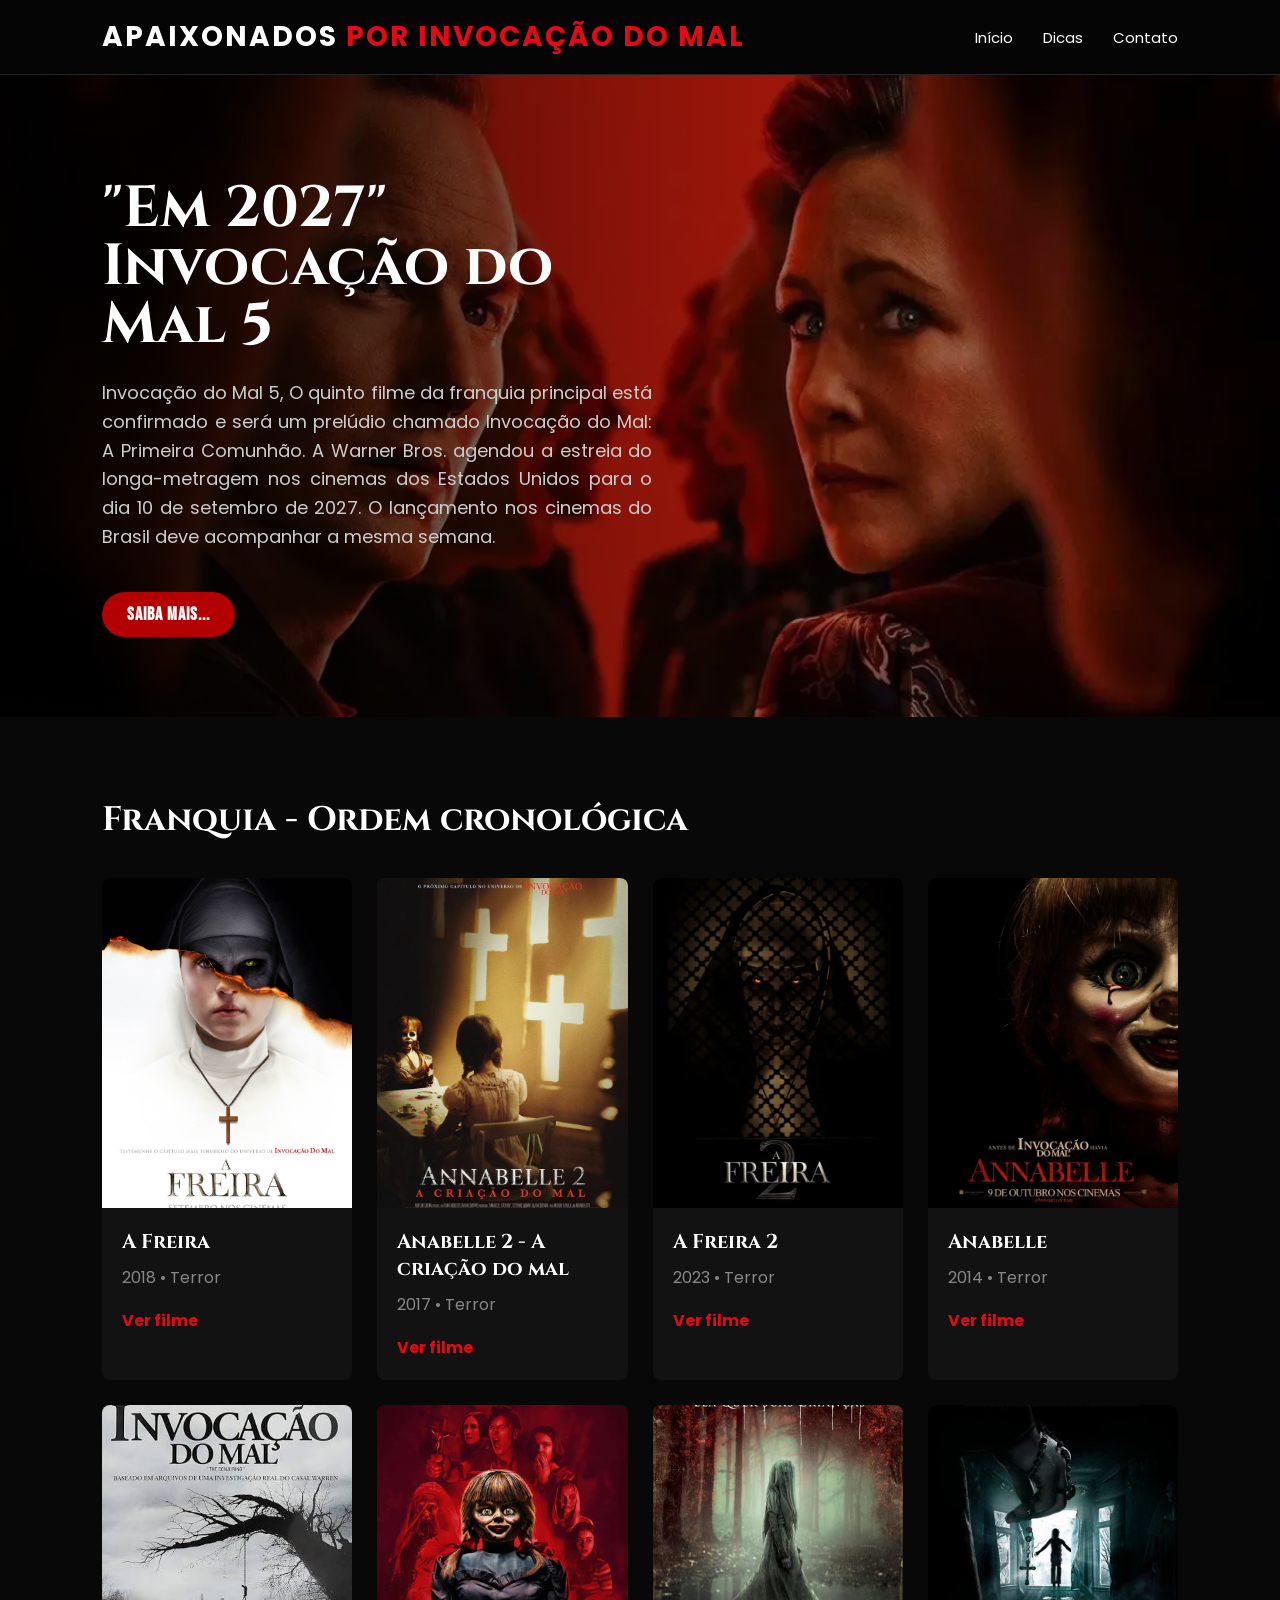
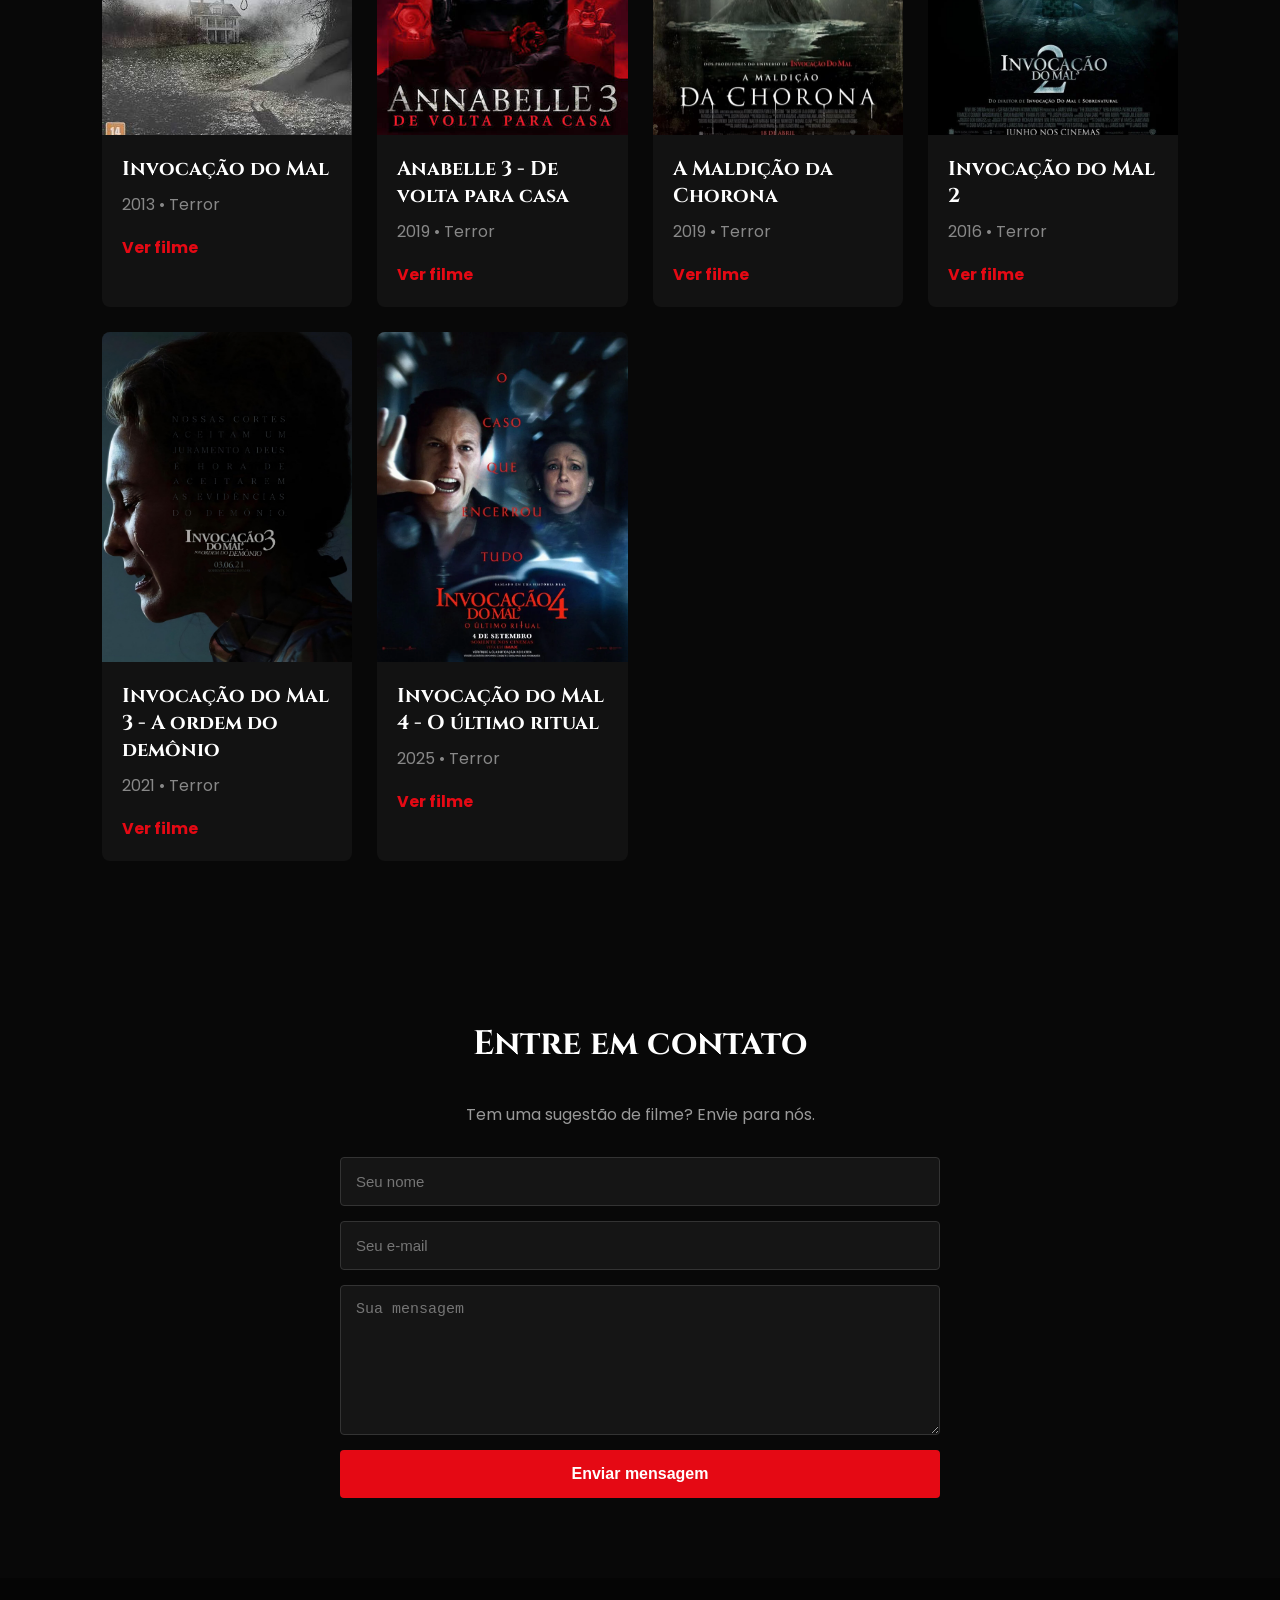
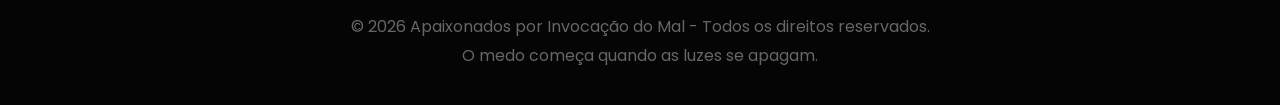
<file: meu-site-terror/index.html>
<!DOCTYPE html>
<html lang="pt-BR">
<head>
    <meta charset="UTF-8">
    <meta name="viewport" content="width=device-width, initial-scale=1.0">
    <meta name="description" content="Site de filmes de terror">
    <title>Apaixonados por Invocação do Mal - Filmes de Terror</title>

    <link rel="stylesheet" href="terror.css">

    <link rel="preconnect" href="https://fonts.googleapis.com">
<link rel="preconnect" href="https://fonts.gstatic.com" crossorigin>

<link href="https://fonts.googleapis.com/css2?family=Bebas+Neue&family=Cinzel:wght@400;500;600;700;800;900&family=Poppins:wght@400;500;600;700&display=swap" rel="stylesheet">

</head>

<body>

    <header>
        <div class="logo">APAIXONADOS <span>POR INVOCAÇÃO DO MAL</span></div>

        <nav>
            <a href="#inicio">Início</a>
            <a href="./dicas.html">Dicas</a>
            <a href="#contato">Contato</a>
        </nav>
    </header>

    <main>

        <!-- BANNER PRINCIPAL -->
        <section class="hero" id="inicio">
            <div class="hero-conteudo">

                <h1>"Em 2027" Invocação do Mal 5</h1>

                <p>
                   Invocação do Mal 5, O quinto filme da franquia principal está confirmado e será um prelúdio chamado Invocação do Mal: A Primeira Comunhão. 
                   A Warner Bros. agendou a estreia do longa-metragem nos cinemas dos Estados Unidos para o dia 10 de setembro de 2027. O lançamento nos cinemas do Brasil deve acompanhar a mesma semana.</p>
               
                   <details class="saiba-mais">

    <summary>Saiba mais...</summary>

    <h3>O que já sabemos sobre o filme:</h3>

    <p>
        <strong>A História:</strong> O roteiro deixará de lado o formato de sequência direta
        após o encerramento da saga original no quarto filme. A nova trama voltará no tempo,
        mais especificamente para a década de 1940, com foco nos primeiros casos paranormais
        e na juventude do casal de investigadores.
    </p>

    <h3>Novo Elenco:</h3>

    <p>
        Como retrata o passado dos protagonistas, os atores originais Patrick Wilson e Vera
        Farmiga passam o bastão. O jovem Ed Warren será interpretado por Garrett Wareing
        (A Longa Marcha) e a jovem Lorraine Warren será vivida por Amanda Fix
        (Acampamento Miasma). O ator alemão Matthias Schweighöfer (Army of the Dead)
        também integra o elenco em papel secreto.
    </p>

    <h3>Direção e Roteiro:</h3>

    <p>
        A direção fica sob a responsabilidade do cineasta francês Rodrigue Huart.
        O roteiro foi assinado por Richard Naing e Ian Goldberg, veteranos que
        trabalharam em A Freira 2 e Invocação do Mal 4.
    </p>
</details>
                </div>
            </div>
        </section> 

        <!-- FILMES -->
        <section class="filmes" id="filmes">
            <h2>Franquia - Ordem cronológica</h2>
            

            <div class="grade-filmes">

                <article class="card">
                    <img src="imagens/1348208.jpg" alt="Filme de terror">
                    <div class="card-conteudo">
                        <h3>A Freira</h3>
                        <p>2018 • Terror</p>
                        <a href="https://www.youtube.com/watch?v=4V44ew-laC4">Ver filme</a>
                    </div>
                </article>

                <article class="card">
                    <img src="imagens/208315.jpg" alt="Filme de terror">
                    <div class="card-conteudo">
                        <h3>Anabelle 2 - A criação do mal</h3>
                        <p>2017 • Terror</p>
                        <a href="https://www.youtube.com/watch?v=EWjq_8ijmvo">Ver filme</a>
                    </div>
                </article>

                <article class="card">
                    <img src="imagens/afreira2.webp" alt="Filme de terror">
                    <div class="card-conteudo">
                        <h3>A Freira 2</h3>
                        <p>2023 • Terror</p>
                        <a href="https://www.youtube.com/watch?v=0JZ8WGVSrwM">Ver filme</a>
                    </div>
                </article>

                <article class="card">
                    <img src="imagens/anabellefoto.jpg" alt="Filme de terror">
                    <div class="card-conteudo">
                        <h3>Anabelle</h3>
                        <p>2014 • Terror</p>
                        <a href="https://www.youtube.com/watch?v=kHl6aU30pIo">Ver filme</a>
                    </div>
                </article>

                <article class="card">
                    <img src="imagens/invocaçãodomal1.jpg" alt="Filme de terror">
                    <div class="card-conteudo">
                        <h3>Invocação do Mal</h3>
                        <p>2013 • Terror</p>
                        <a href="https://www.youtube.com/watch?v=GQrrXceHn2E">Ver filme</a>
                    </div>
                </article>

                <article class="card">
                    <img src="imagens/anabelle3.jpg" alt="Filme de terror">
                    <div class="card-conteudo">
                        <h3>Anabelle 3 - De volta para casa</h3>
                        <p>2019 • Terror</p>
                        <a href="https://www.youtube.com/watch?v=BlAsN0G8_7o">Ver filme</a>
                    </div>
                </article>

                
                <article class="card">
                    <img src="imagens/amaldicaodachorona.jpg" alt="Filme de terror">
                    <div class="card-conteudo">
                        <h3>A Maldição da Chorona</h3>
                        <p>2019 • Terror</p>
                        <a href="https://www.youtube.com/watch?v=6Y3QdYdobFw">Ver filme</a>
                    </div>
                </article>

                <article class="card">
                    <img src="imagens/invocacaodomal2.jpg" alt="Filme de terror">
                    <div class="card-conteudo">
                        <h3>Invocação do Mal 2</h3>
                        <p>2016 • Terror</p>
                        <a href="https://www.youtube.com/watch?v=5gN2uH3EJFU">Ver filme</a>
                    </div>
                </article>

                <article class="card">
                    <img src="imagens/invocacaodomal3.jpg" alt="Filme de terror">
                    <div class="card-conteudo">
                        <h3>Invocação do Mal 3 - A ordem do demônio</h3>
                        <p>2021 • Terror</p>
                        <a href="https://www.youtube.com/watch?v=anDtrp34xig">Ver filme</a>
                    </div>
                </article>

                <article class="card">
                    <img src="imagens/invocacaodomal4.jpg" alt="Filme de terror">
                    <div class="card-conteudo">
                        <h3>Invocação do Mal 4 - O último ritual</h3>
                        <p>2025 • Terror</p>
                        <a href="https://www.youtube.com/watch?v=PK36Lr7dJU8">Ver filme</a>
                    </div>
                </article>


            </div>
        </section>

      
        <!-- CONTATO -->
        <section class="contato" id="contato">
            <h2>Entre em contato</h2>

            <p>
                Tem uma sugestão de filme? Envie para nós.
            </p>

            <form>
                <input type="text" placeholder="Seu nome" required>

                <input type="email" placeholder="Seu e-mail" required>

                <textarea placeholder="Sua mensagem"></textarea>

                <button type="submit">Enviar mensagem</button>
            </form>
        </section>

    </main>

    <footer>
        <p>© 2026 Apaixonados por Invocação do Mal - Todos os direitos reservados.</p>
        <p>O medo começa quando as luzes se apagam.</p>
    </footer>

</body>
</html>
</file>
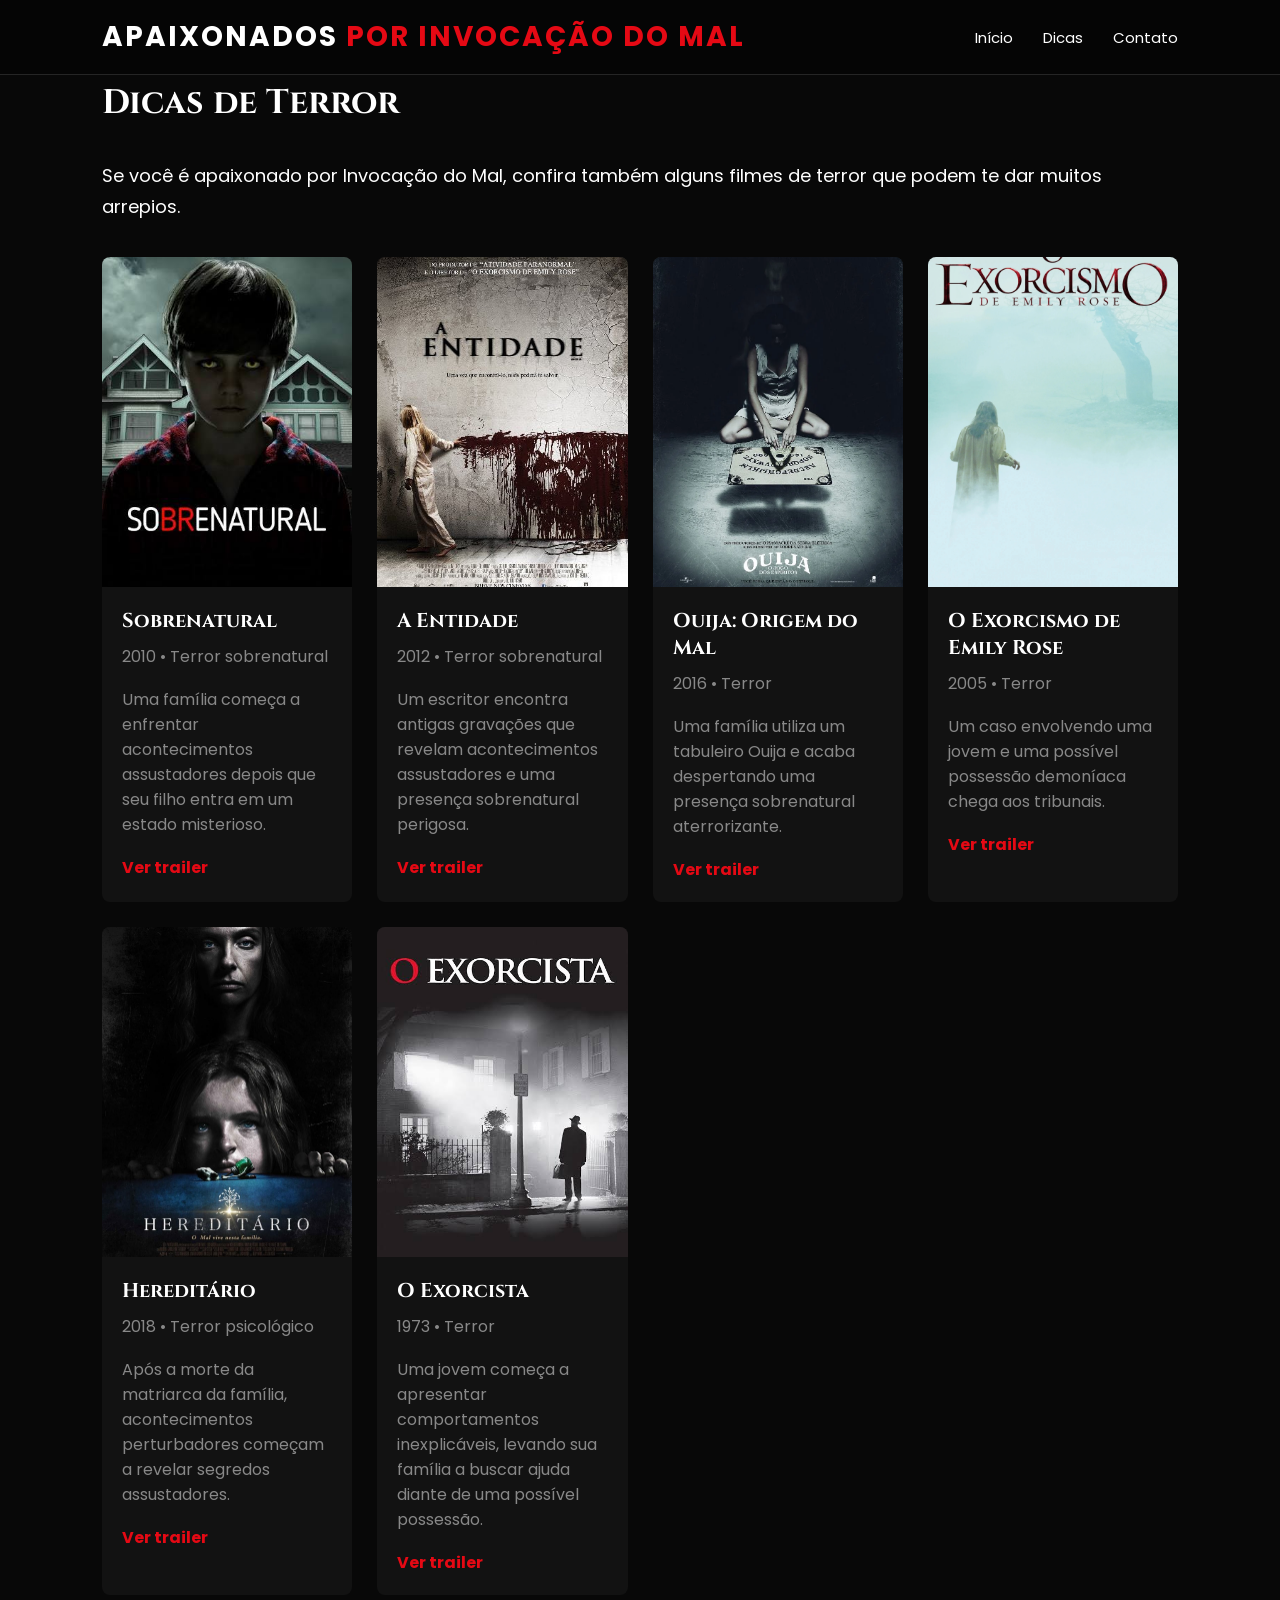
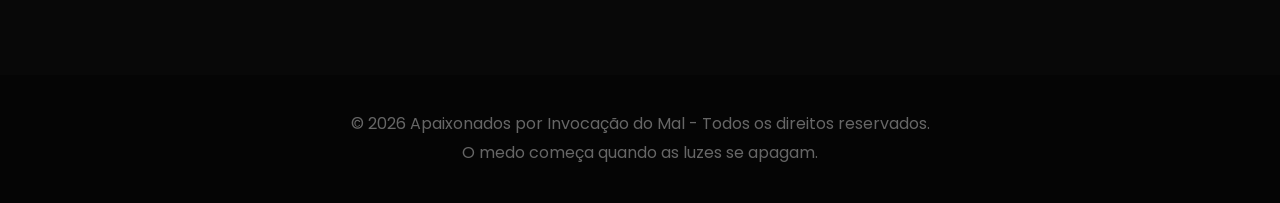
<file: meu-site-terror/dicas.html>
<!DOCTYPE html>
<html lang="pt-BR">

<head>
    <meta charset="UTF-8">
    <meta name="viewport" content="width=device-width, initial-scale=1.0">
    <meta name="description" content="Dicas de filmes de terror para os apaixonados por Invocação do Mal">
    <title>Dicas de Terror - Apaixonados por Invocação do Mal</title>

    <link rel="stylesheet" href="terror.css">

    <link rel="preconnect" href="https://fonts.googleapis.com">
    <link rel="preconnect" href="https://fonts.gstatic.com" crossorigin>

    <link href="https://fonts.googleapis.com/css2?family=Bebas+Neue&family=Cinzel:wght@400;500;600;700;800;900&family=Poppins:wght@400;500;600;700&display=swap" rel="stylesheet">
</head>

<body>

    <!-- CABEÇALHO -->
    <header>

        <div class="logo">
            APAIXONADOS <span>POR INVOCAÇÃO DO MAL</span>
        </div>

        <nav>
            <a href="./index.html">Início</a>
            <a href="./dicas.html">Dicas</a>
            <a href="./index.html#contato">Contato</a>
        </nav>

    </header>


    <main>

        <!-- TÍTULO DA PÁGINA -->
        <section class="filmes">

            <h2>Dicas de Terror</h2>

            <p class="introducao">
                Se você é apaixonado por Invocação do Mal, confira também
                alguns filmes de terror que podem te dar muitos arrepios.
            </p>


            <div class="grade-filmes">


                <!-- SOBRENATURAL -->
                <article class="card">

                    <img src="imagens/sobrenatural_imagem.jpg"
                         alt="Filme Sobrenatural">

                    <div class="card-conteudo">

                        <h3>Sobrenatural</h3>

                        <p>2010 • Terror sobrenatural</p>

                        <p>
                            Uma família começa a enfrentar acontecimentos
                            assustadores depois que seu filho entra em um
                            estado misterioso.
                        </p>

                        <a href="https://www.youtube.com/watch?v=yHfaQy2vAG0">
                            Ver trailer
                        </a>

                    </div>

                </article>


                <!-- A ENTIDADE -->
                <article class="card">

                    <img src="imagens/a_entidade.jpg"
                         alt="Filme A Entidade">

                    <div class="card-conteudo">

                        <h3>A Entidade</h3>

                        <p>2012 • Terror sobrenatural</p>

                        <p>
                            Um escritor encontra antigas gravações que revelam
                            acontecimentos assustadores e uma presença
                            sobrenatural perigosa.
                        </p>

                        <a href="https://www.youtube.com/watch?v=-Q_dwLGd2Rs">
                            Ver trailer
                        </a>

                    </div>

                </article>


                <!-- OUIJA -->
                <article class="card">

                    <img src="imagens/ouija.jpg"
                         alt="Filme Ouija Origem do Mal">

                    <div class="card-conteudo">

                        <h3>Ouija: Origem do Mal</h3>

                        <p>2016 • Terror</p>

                        <p>
                            Uma família utiliza um tabuleiro Ouija e acaba
                            despertando uma presença sobrenatural aterrorizante.
                        </p>

                        <a href="https://www.youtube.com/watch?v=EqO-Az95qRo">
                            Ver trailer
                        </a>

                    </div>

                </article>


                <!-- EMILY ROSE -->
                <article class="card">

                    <img src="imagens/o_exorcismo_de_emily_rosy.jpg"
                         alt="Filme O Exorcismo de Emily Rose">

                    <div class="card-conteudo">

                        <h3>O Exorcismo de Emily Rose</h3>

                        <p>2005 • Terror</p>

                        <p>
                            Um caso envolvendo uma jovem e uma possível
                            possessão demoníaca chega aos tribunais.
                        </p>

                        <a href="https://www.youtube.com/watch?v=qxYe9X24CdM">
                            Ver trailer
                        </a>

                    </div>

                </article>

                <!-- HEREDITÁRIO -->
                <article class="card">

                    <img src="imagens/hereditario.jpg"
                         alt="Filme Hereditário">

                    <div class="card-conteudo">

                        <h3>Hereditário</h3>

                        <p>2018 • Terror psicológico</p>

                        <p>
                            Após a morte da matriarca da família, acontecimentos
                            perturbadores começam a revelar segredos assustadores.
                        </p>

                        <a href="https://www.youtube.com/watch?v=aVqszEgRYsc">
                            Ver trailer
                        </a>

                    </div>

                </article>


                <!-- O EXORCISTA -->
                <article class="card">

                    <img src="imagens/o_exorcista.jpg"
                         alt="Filme O Exorcista">

                    <div class="card-conteudo">

                        <h3>O Exorcista</h3>

                        <p>1973 • Terror</p>

                        <p>
                            Uma jovem começa a apresentar comportamentos
                            inexplicáveis, levando sua família a buscar ajuda
                            diante de uma possível possessão.
                        </p>

                        <a href="https://www.youtube.com/watch?v=4x6a6igB1AQ">
                            Ver trailer
                        </a>

                    </div>

                </article>


            </div>

        </section>

    </main>


    <!-- RODAPÉ -->
    <footer>

        <p>
            © 2026 Apaixonados por Invocação do Mal -
            Todos os direitos reservados.
        </p>

        <p>
            O medo começa quando as luzes se apagam.
        </p>

    </footer>

</body>

</html>
</file>
<file: meu-site-terror/terror.css>
/* RESET */

* {
    margin: 0;
    padding: 0;
    box-sizing: border-box;
}

html {
    scroll-behavior: smooth;
}

body {
    background-color: #080808;
    color: #ffffff;
}


/* HEADER */

header {
    width: 100%;
    height: 75px;
    padding: 0 8%;
    background-color: #050505;

    display: flex;
    align-items: center;
    justify-content: space-between;

    border-bottom: 1px solid #252525;

    position: fixed;
    top: 0;
    z-index: 1000;
}

.logo {
    font-size: 28px;
    font-weight: bold;
    letter-spacing: 2px;
}

.logo span {
    color: #e50914;
}

nav {
    display: flex;
    gap: 30px;
}

nav a {
    color: #ffffff;
    text-decoration: none;
    font-size: 15px;
    transition: 0.3s;
}

nav a:hover {
    color: #e50914;
}


/* HERO */

.hero {
    min-height: 700px;
    width: 100%;

    display: flex;
    align-items: center;

    padding: 180px 8% 80px;

    background-image:
        linear-gradient(
            90deg,
            rgba(0, 0, 0, 0.90),
            rgba(0, 0, 0, 0.45),
            rgba(0, 0, 0, 0.15)
        ),
        url("imagens/casaled.webp");

    background-size: cover;
    background-position: center;
    background-repeat: no-repeat;
}
.hero-conteudo {
    max-width: 550px;
}

.hero-conteudo p {
    text-align: justify;
    line-height: 1.6;
}

.categoria {
    color: #e50914;
    font-weight: bold;
    letter-spacing: 3px;
    margin-bottom: 15px;
}

.hero h1 {
    font-size: 58px;
    line-height: 1;
    margin-bottom: 25px;
}

.hero p {
    color: #cccccc;
    font-size: 18px;
    line-height: 1.6;
}


/* BOTÕES */

.botoes {
    display: flex;
    gap: 15px;
    margin-top: 30px;
}

.botao,
.botao-secundario {
    padding: 14px 24px;
    border-radius: 4px;
    text-decoration: none;
    font-weight: bold;
}

.botao {
    background-color: #e50914;
    color: white;
}

.botao:hover {
    background-color: #b20710;
}

.botao-secundario {
    background-color: #ffffff;
    color: #000000;
}

.botao-secundario:hover {
    background-color: #cccccc;
}


/* SEÇÃO FILMES */

.filmes {
    padding: 80px 8%;
}

h2 {
    font-size: 34px;
    margin-bottom: 35px;
}

.grade-filmes {
    display: grid;
    grid-template-columns: repeat(4, 1fr);
    gap: 25px;
}


/* CARD */

.card {
    background-color: #121212;
    border-radius: 8px;
    overflow: hidden;
    transition: 0.3s;
}

.card:hover {
    transform: translateY(-8px);
    box-shadow: 0 10px 30px rgba(229, 9, 20, 0.3);
}

.card img {
    width: 100%;
    height: 330px;
    object-fit: cover;
    display: block;
}

.card-conteudo {
    padding: 20px;
}

.card h3 {
    font-size: 20px;
    margin-bottom: 10px;
}

.card p {
    color: #888888;
    margin-bottom: 18px;
}

.card a {
    color: #e50914;
    text-decoration: none;
    font-weight: bold;
}


/* CLÁSSICOS */

.classicos {
    padding: 80px 8%;
    background-color: #101010;
}

.lista-classicos {
    display: grid;
    grid-template-columns: repeat(3, 1fr);
    gap: 25px;
}

.lista-classicos div {
    padding: 30px;
    background-color: #181818;
    border-left: 4px solid #e50914;
}

.lista-classicos span {
    color: #e50914;
    font-size: 30px;
    font-weight: bold;
}

.lista-classicos h3 {
    margin: 15px 0 10px;
    font-size: 22px;
}

.lista-classicos p {
    color: #999999;
    line-height: 1.5;
}

/* CONTATO */

.contato {
    padding: 80px 8%;
    text-align: center;
}

.contato > p {
    color: #999999;
    margin-bottom: 30px;
}

form {
    max-width: 600px;
    margin: auto;

    display: flex;
    flex-direction: column;
    gap: 15px;
}

input,
textarea {
    width: 100%;
    padding: 15px;

    background-color: #151515;
    border: 1px solid #333333;
    border-radius: 4px;

    color: white;
    font-size: 15px;
}

textarea {
    min-height: 150px;
    resize: vertical;
}

button {
    padding: 15px;

    background-color: #e50914;
    color: white;

    border: none;
    border-radius: 4px;

    font-size: 16px;
    font-weight: bold;

    cursor: pointer;
}

button:hover {
    background-color: #b20710;
}


/* FOOTER */

footer {
    padding: 35px 8%;
    background-color: #050505;
    text-align: center;

    color: #666666;
    line-height: 1.8;
}


/* RESPONSIVIDADE */

@media (max-width: 900px) {

    .grade-filmes {
        grid-template-columns: repeat(2, 1fr);
    }

    .lista-classicos {
        grid-template-columns: 1fr;
    }

    .hero h1 {
        font-size: 45px;
    }
}


@media (max-width: 600px) {

    header {
        height: auto;
        padding: 20px;
        flex-direction: column;
        gap: 15px;
    }

    nav {
        gap: 15px;
        flex-wrap: wrap;
        justify-content: center;
    }

    .hero {
        padding: 180px 20px 80px;
    }

    .hero h1 {
        font-size: 38px;
    }

    .filmes,
    .classicos,
    .contato {
        padding: 60px 20px;
    }

    .grade-filmes {
        grid-template-columns: 1fr;
    }
}

body {
    font-family: 'Poppins', sans-serif;
}

.saiba-mais {
    margin-top: 40px;
}

.saiba-mais h3 {
    margin-top: 25px;
    margin-bottom: 10px;
}

.saiba-mais p {
    text-align: justify;
    margin-bottom: 20px;
    line-height: 1.6;
}

.saiba-mais summary {
    display: inline-block;
    padding: 12px 25px;
    background-color: #b30000;
    color: white;
    border-radius: 30px;
    cursor: pointer;
    font-weight: bold;
    list-style: none;
    transition: 0.3s;
}

.saiba-mais summary:hover {
    background-color: #e00000;
    transform: scale(1.05);
}

body {
    font-family: 'Poppins', sans-serif;
}

h1, h2, h3 {
    font-family: 'Cinzel', serif;
}

.saiba-mais summary {
    font-family: 'Bebas Neue', sans-serif;
    font-size: 18px;
    letter-spacing: 1px;
}

.introducao {
    margin-top: 25px;
    margin-bottom: 35px;
    text-align: left;
    font-family: 'Poppins', sans-serif;
    font-size: 18px;
    line-height: 1.7;
}
</file>
